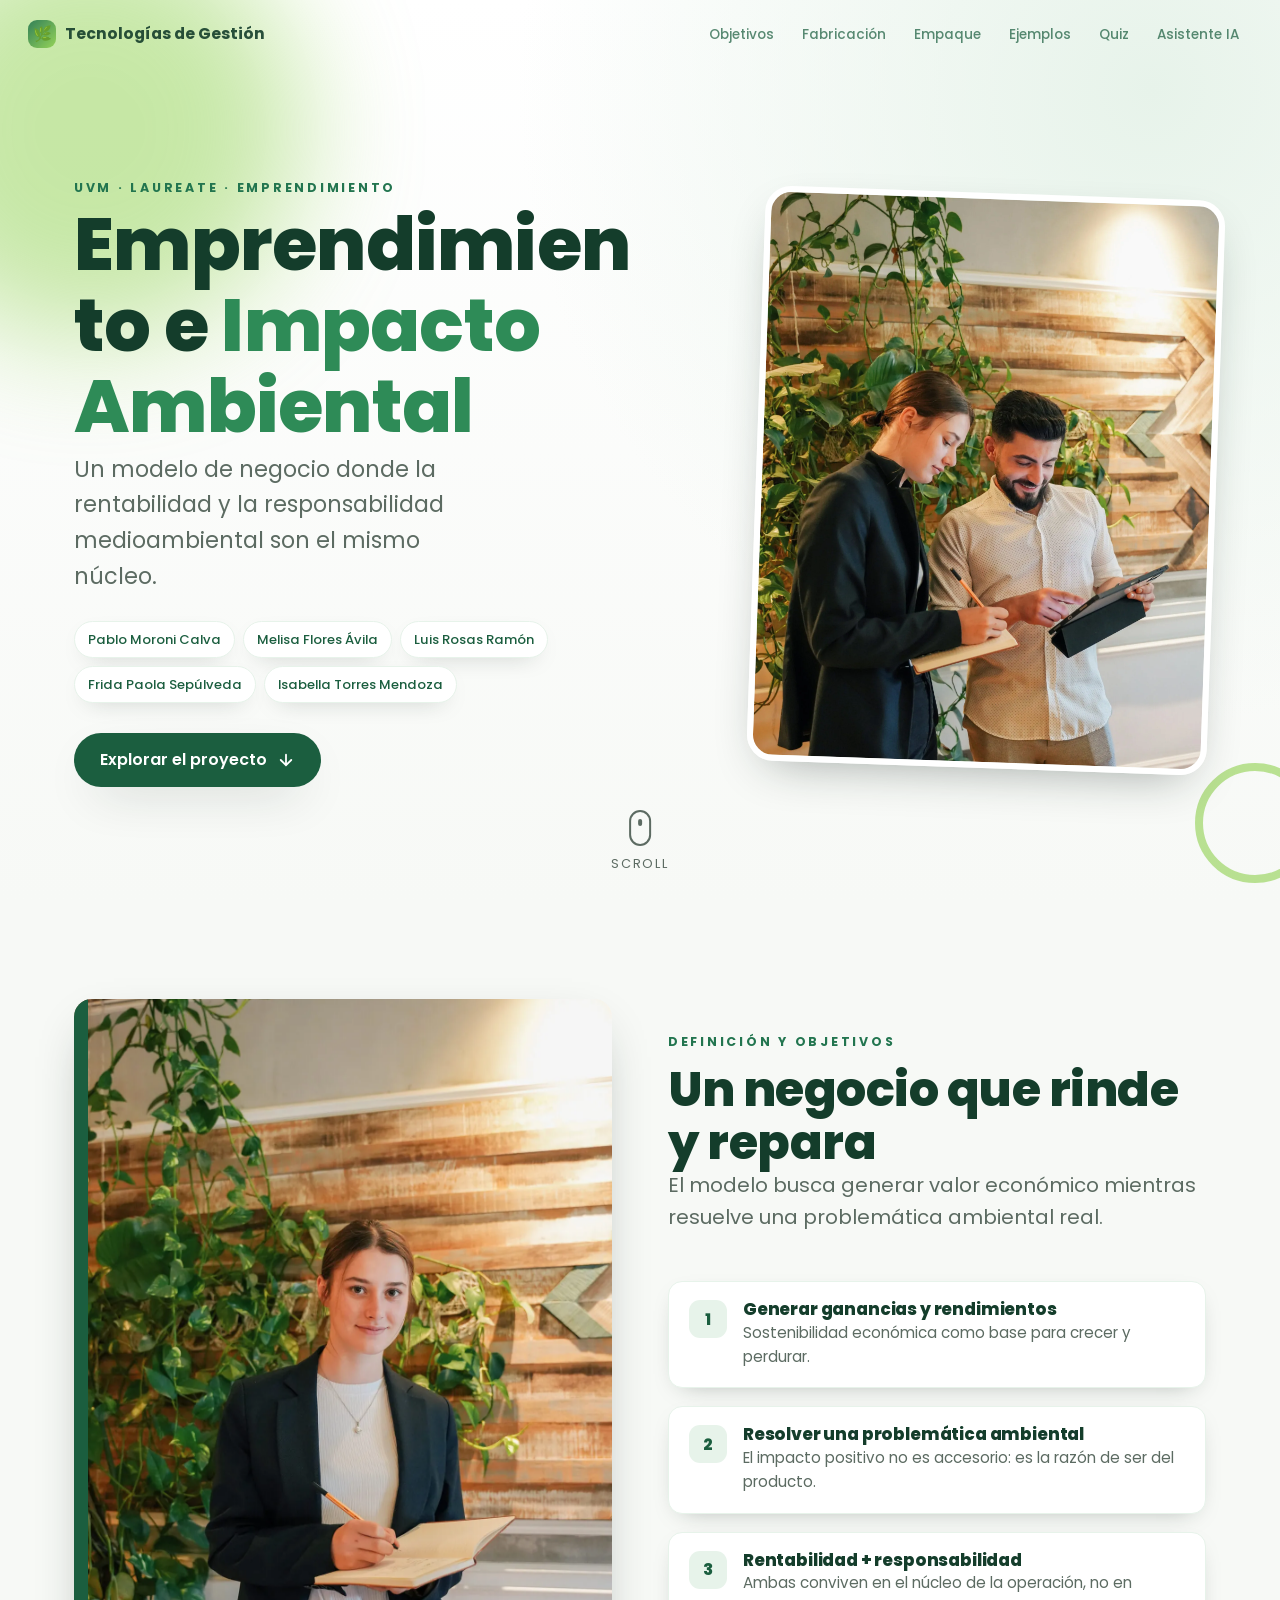
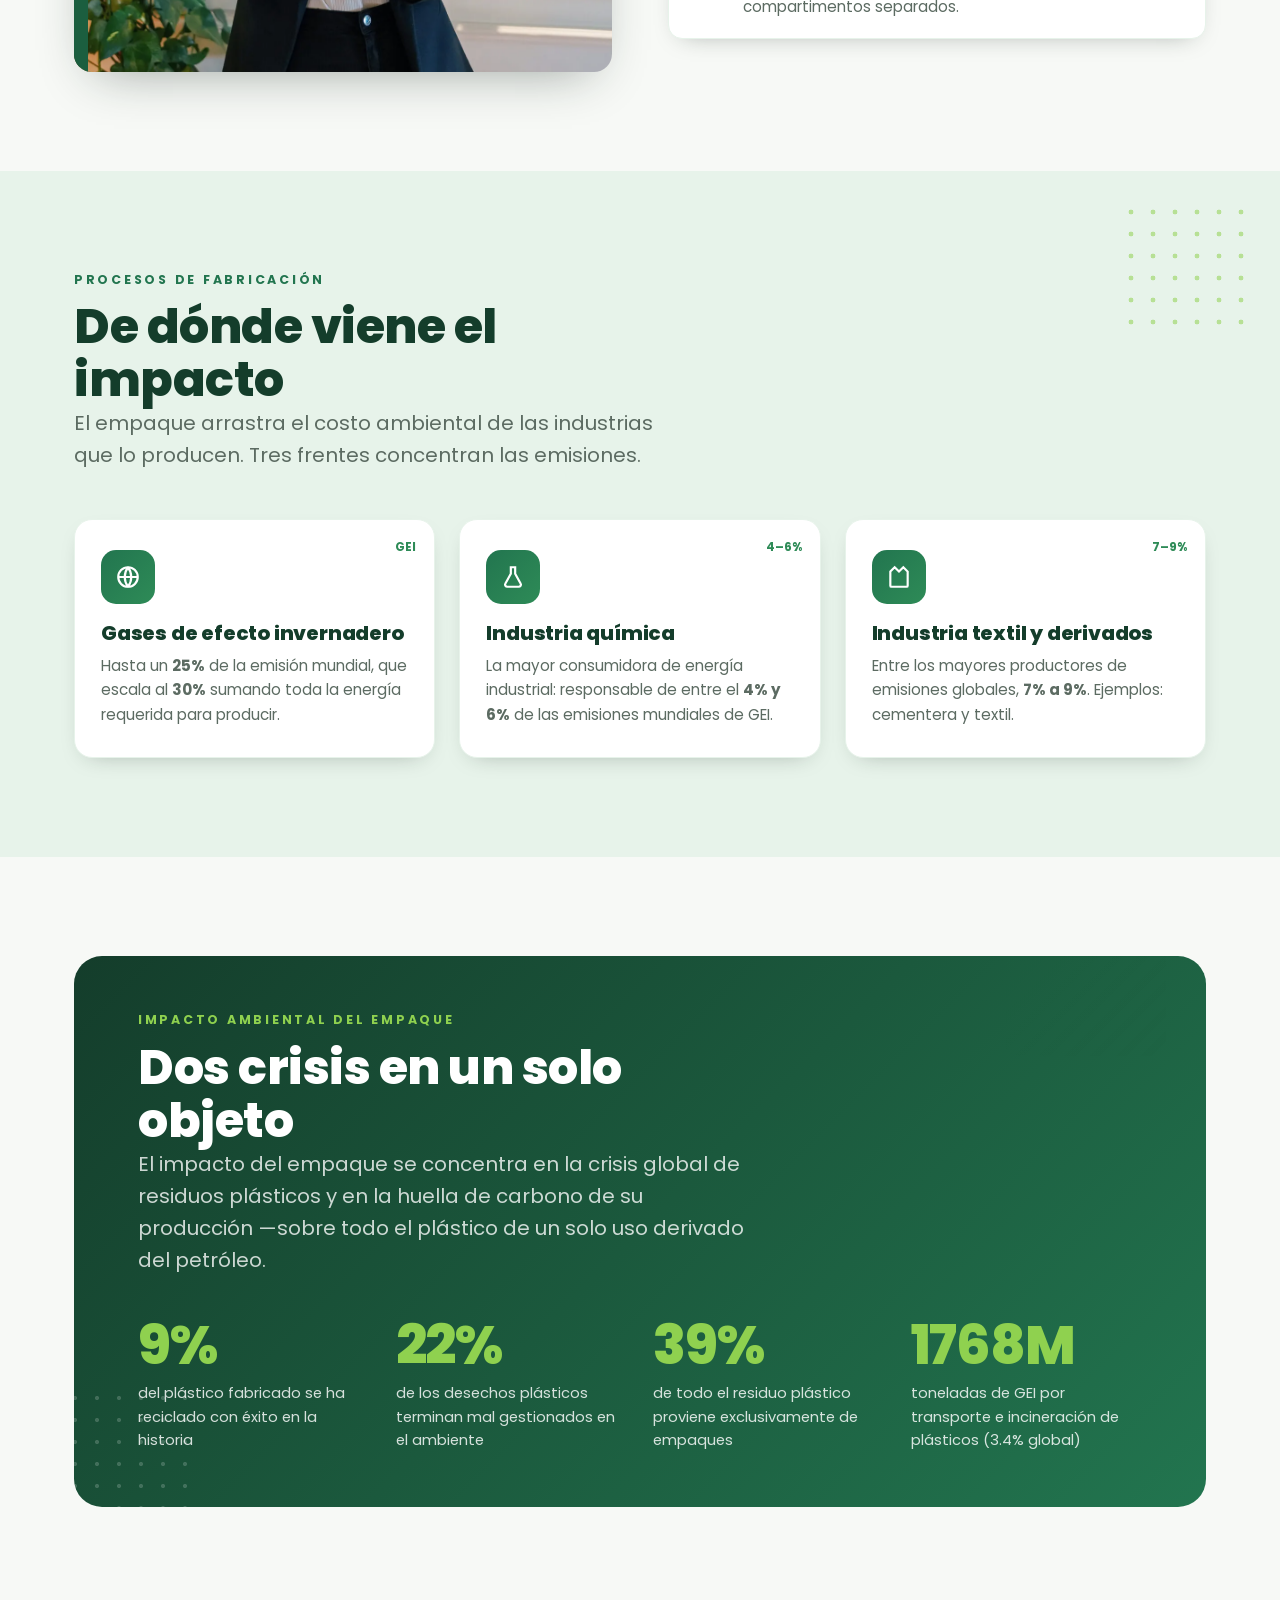
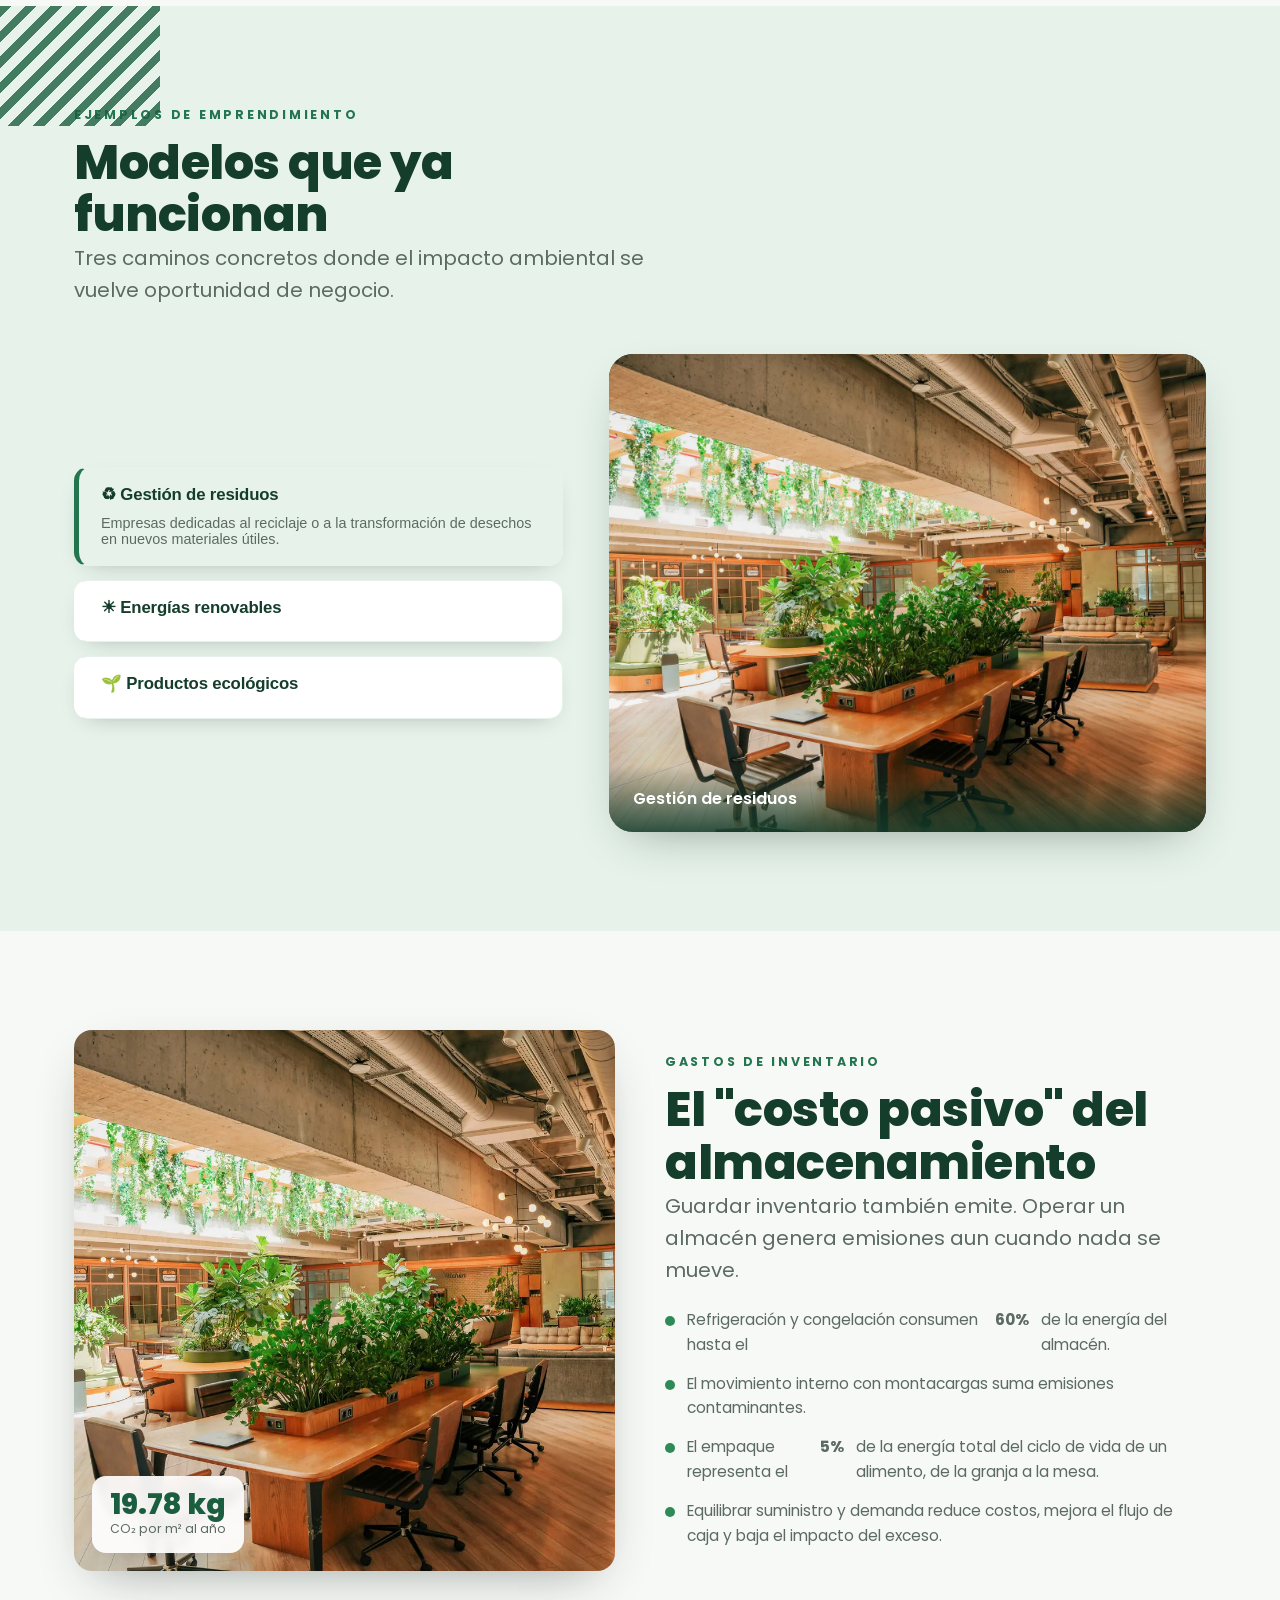
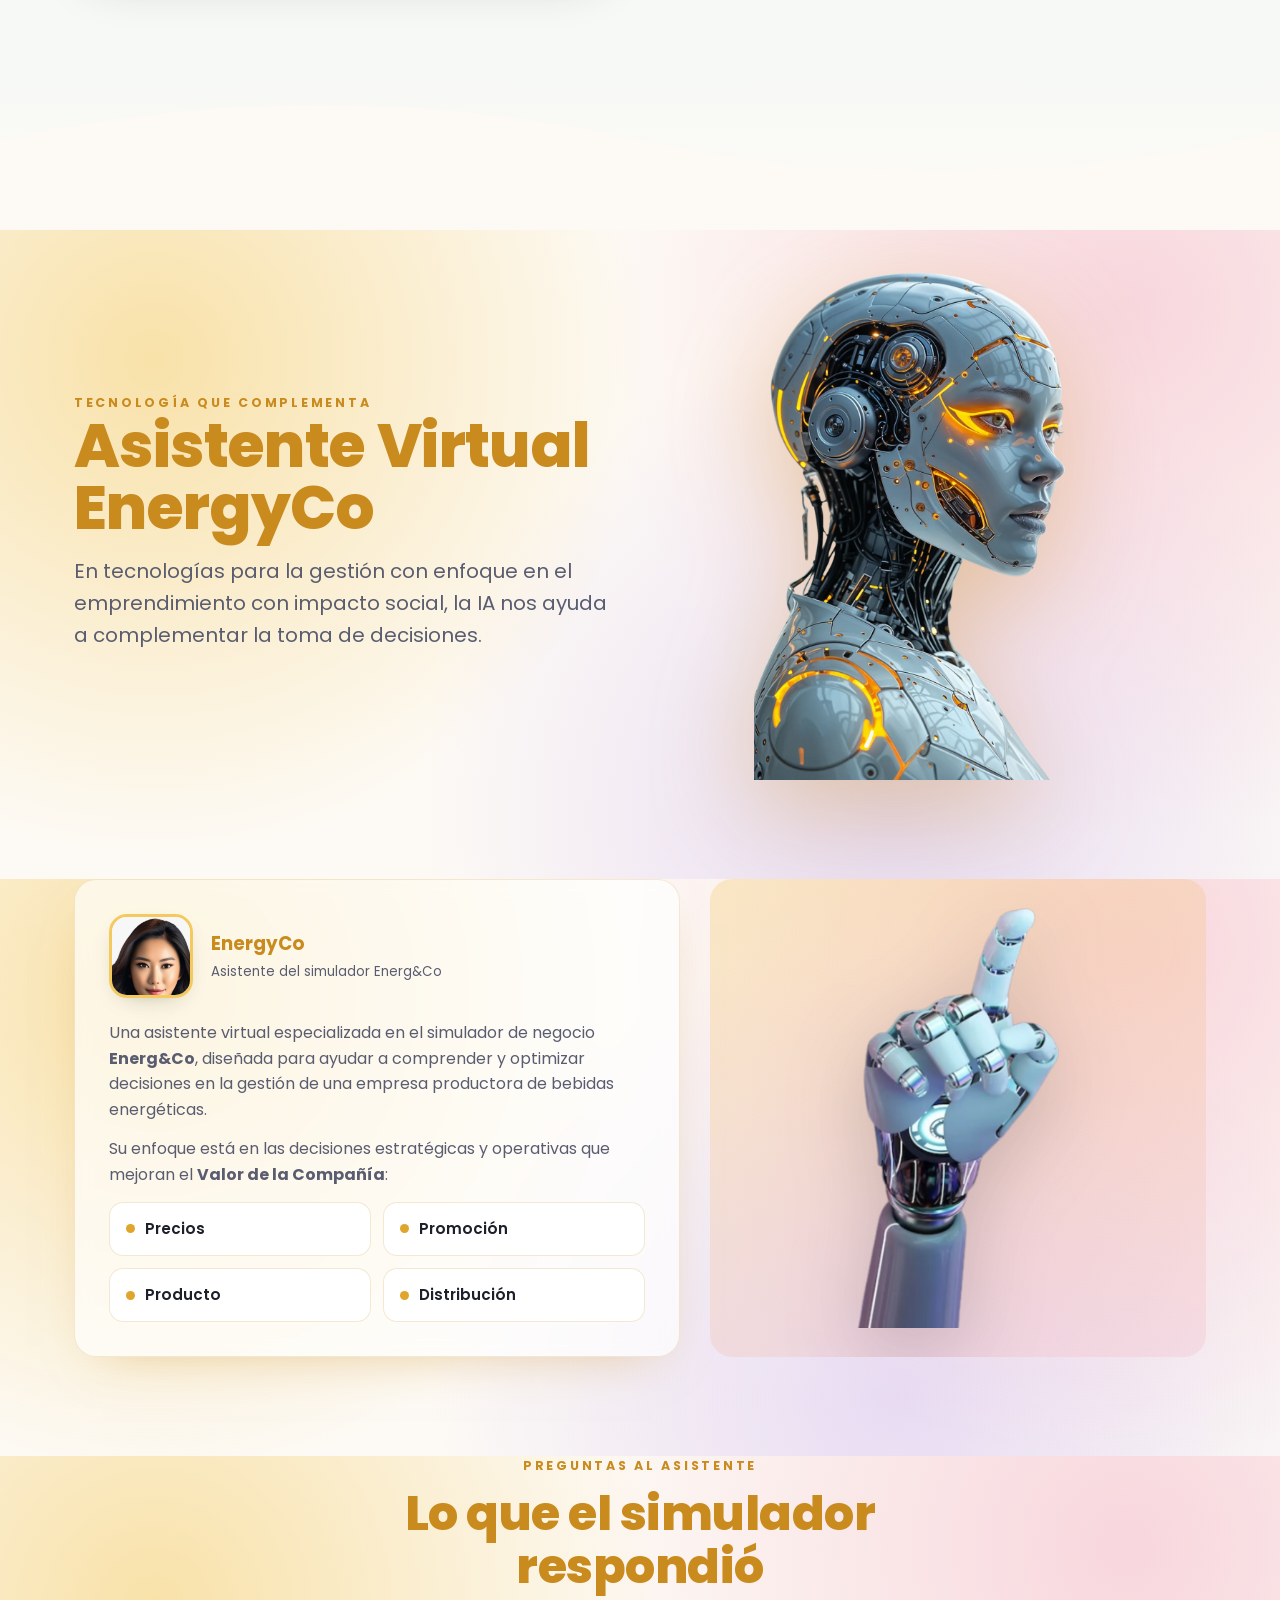
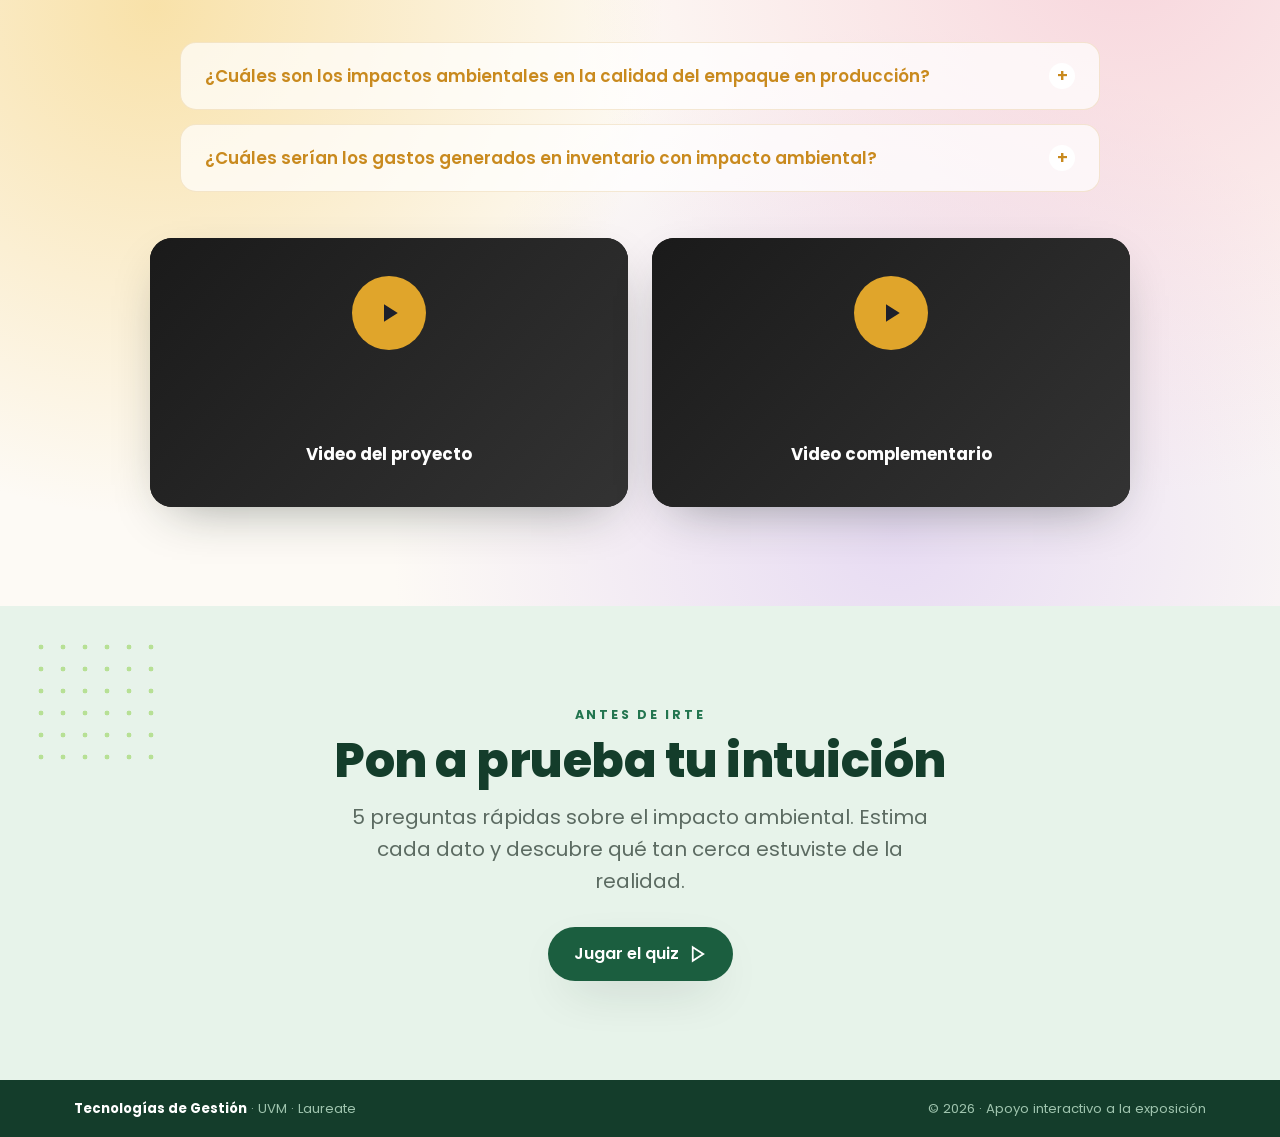
<file: index.html>
<!DOCTYPE html>
<html lang="es">
<head>
<meta charset="UTF-8">
<meta name="viewport" content="width=device-width, initial-scale=1.0">
<title>Emprendimiento e Impacto Ambiental — Tecnologías de Gestión</title>
<meta name="description" content="Proyecto de Tecnologías de Gestión: emprendimiento con impacto ambiental y el asistente virtual EnergyCo.">
<link rel="icon" type="image/svg+xml" href="assets/favicon.svg">
<link rel="stylesheet" href="assets/styles.css">
</head>
<body>
<div id="progress"></div>

<nav>
  <a class="brand" href="#inicio"><span class="leaf">&#127807;</span> Tecnologías de Gestión</a>
  <ul>
    <li><a href="#objetivos">Objetivos</a></li>
    <li><a href="#fabricacion">Fabricación</a></li>
    <li><a href="#empaque">Empaque</a></li>
    <li><a href="#ejemplos">Ejemplos</a></li>
    <li><a href="quiz.html">Quiz</a></li>
    <li><a href="#asistente">Asistente IA</a></li>
  </ul>
</nav>

<!-- ============ HERO ============ -->
<header class="hero" id="inicio">
  <div class="blob" style="width:420px;height:420px;background:var(--green-300);top:-80px;left:-120px"></div>
  <div class="hero-text">
    <span class="eyebrow">UVM · Laureate · Emprendimiento</span>
    <h1>Emprendimiento e <span class="accent">Impacto Ambiental</span></h1>
    <p class="sub">Un modelo de negocio donde la rentabilidad y la responsabilidad medioambiental son el mismo núcleo.</p>
    <div class="team-chips">
      <span>Pablo Moroni Calva</span>
      <span>Melisa Flores Ávila</span>
      <span>Luis Rosas Ramón</span>
      <span>Frida Paola Sepúlveda</span>
      <span>Isabella Torres Mendoza</span>
    </div>
    <a class="cta" href="#objetivos">Explorar el proyecto
      <svg width="18" height="18" viewBox="0 0 24 24" fill="none" stroke="currentColor" stroke-width="2.4" stroke-linecap="round"><path d="M12 5v14M5 12l7 7 7-7"/></svg>
    </a>
  </div>
  <div class="hero-media">
    <div class="frame"><img src="assets/img/team.webp" alt="Equipo emprendedor revisando un proyecto"></div>
    <span class="ring"></span>
  </div>
  <div class="scroll-hint"><span class="mouse"></span>scroll</div>
</header>

<!-- ============ OBJETIVOS ============ -->
<section class="sec" id="objetivos">
  <div class="wrap split">
    <div class="media reveal"><img src="assets/img/woman.webp" alt="Emprendedora tomando notas"></div>
    <div>
      <div class="sec-head reveal">
        <span class="eyebrow">Definición y objetivos</span>
        <h2>Un negocio que rinde y repara</h2>
        <p class="lead">El modelo busca generar valor económico mientras resuelve una problemática ambiental real.</p>
      </div>
      <ul class="goals">
        <li class="reveal d1"><span class="num">1</span><div><h3>Generar ganancias y rendimientos</h3><p>Sostenibilidad económica como base para crecer y perdurar.</p></div></li>
        <li class="reveal d2"><span class="num">2</span><div><h3>Resolver una problemática ambiental</h3><p>El impacto positivo no es accesorio: es la razón de ser del producto.</p></div></li>
        <li class="reveal d3"><span class="num">3</span><div><h3>Rentabilidad + responsabilidad</h3><p>Ambas conviven en el núcleo de la operación, no en compartimentos separados.</p></div></li>
      </ul>
    </div>
  </div>
</section>

<!-- ============ FABRICACIÓN (pillars) ============ -->
<section class="sec" id="fabricacion" style="background:var(--green-100)">
  <span class="dotgrid" style="top:30px;right:30px"></span>
  <div class="wrap">
    <div class="sec-head reveal">
      <span class="eyebrow">Procesos de fabricación</span>
      <h2>De dónde viene el impacto</h2>
      <p class="lead">El empaque arrastra el costo ambiental de las industrias que lo producen. Tres frentes concentran las emisiones.</p>
    </div>
    <div class="pillars">
      <div class="pillar reveal d1">
        <span class="tag">GEI</span>
        <div class="ic"><svg width="26" height="26" viewBox="0 0 24 24" fill="none" stroke="currentColor" stroke-width="2"><circle cx="12" cy="12" r="9"/><path d="M3 12h18M12 3a15 15 0 0 1 0 18M12 3a15 15 0 0 0 0 18"/></svg></div>
        <h3>Gases de efecto invernadero</h3>
        <p>Hasta un <b>25%</b> de la emisión mundial, que escala al <b>30%</b> sumando toda la energía requerida para producir.</p>
      </div>
      <div class="pillar reveal d2">
        <span class="tag">4–6%</span>
        <div class="ic"><svg width="26" height="26" viewBox="0 0 24 24" fill="none" stroke="currentColor" stroke-width="2"><path d="M9 3h6M10 3v6l-5 9a2 2 0 0 0 2 3h10a2 2 0 0 0 2-3l-5-9V3"/></svg></div>
        <h3>Industria química</h3>
        <p>La mayor consumidora de energía industrial: responsable de entre el <b>4% y 6%</b> de las emisiones mundiales de GEI.</p>
      </div>
      <div class="pillar reveal d3">
        <span class="tag">7–9%</span>
        <div class="ic"><svg width="26" height="26" viewBox="0 0 24 24" fill="none" stroke="currentColor" stroke-width="2"><path d="M4 7l4-4 4 4 4-4 4 4v13a1 1 0 0 1-1 1H5a1 1 0 0 1-1-1z"/></svg></div>
        <h3>Industria textil y derivados</h3>
        <p>Entre los mayores productores de emisiones globales, <b>7% a 9%</b>. Ejemplos: cementera y textil.</p>
      </div>
    </div>
  </div>
</section>

<!-- ============ EMPAQUE (stat band) ============ -->
<section class="sec" id="empaque">
  <div class="wrap">
    <div class="statband reveal">
      <span class="stripes"></span><span class="dotgrid"></span>
      <div class="sec-head" style="margin-bottom:0;max-width:62ch">
        <span class="eyebrow" style="color:var(--green-300)">Impacto ambiental del empaque</span>
        <h2>Dos crisis en un solo objeto</h2>
        <p class="lead">El impacto del empaque se concentra en la crisis global de residuos plásticos y en la huella de carbono de su producción —sobre todo el plástico de un solo uso derivado del petróleo.</p>
      </div>
      <div class="stat-grid">
        <div class="stat"><div class="big" data-count="9" data-suffix="%">0%</div><div class="lbl">del plástico fabricado se ha reciclado con éxito en la historia</div></div>
        <div class="stat"><div class="big" data-count="22" data-suffix="%">0%</div><div class="lbl">de los desechos plásticos terminan mal gestionados en el ambiente</div></div>
        <div class="stat"><div class="big" data-count="40" data-suffix="%">0%</div><div class="lbl">de todo el residuo plástico proviene exclusivamente de empaques</div></div>
        <div class="stat"><div class="big" data-count="1800" data-suffix="M">0</div><div class="lbl">toneladas de GEI por transporte e incineración de plásticos (3.4% global)</div></div>
      </div>
    </div>
  </div>
</section>

<!-- ============ EJEMPLOS (tabs) ============ -->
<section class="sec" id="ejemplos" style="background:var(--green-100)">
  <span class="stripes" style="top:0;left:0"></span>
  <div class="wrap">
    <div class="sec-head reveal">
      <span class="eyebrow">Ejemplos de emprendimiento</span>
      <h2>Modelos que ya funcionan</h2>
      <p class="lead">Tres caminos concretos donde el impacto ambiental se vuelve oportunidad de negocio.</p>
    </div>
    <div class="examples">
      <div class="ex-tabs reveal">
        <button class="ex-tab active" data-img="0">
          <h3>&#9851; Gestión de residuos</h3>
          <p>Empresas dedicadas al reciclaje o a la transformación de desechos en nuevos materiales útiles.</p>
        </button>
        <button class="ex-tab" data-img="1">
          <h3>&#9728; Energías renovables</h3>
          <p>Proyectos enfocados en energía solar, eólica y en el desarrollo de tecnologías limpias.</p>
        </button>
        <button class="ex-tab" data-img="2">
          <h3>&#127793; Productos ecológicos</h3>
          <p>Artículos con envases biodegradables, textiles orgánicos o cosmética natural.</p>
        </button>
      </div>
      <div class="ex-visual reveal d1">
        <img src="assets/img/office.webp" class="show" data-i="0" alt="Reciclaje y gestión de residuos">
        <img src="assets/img/lounge.webp" data-i="1" alt="Energías renovables">
        <img src="assets/img/woman.webp" data-i="2" alt="Productos ecológicos">
        <div class="cap" data-cap>Gestión de residuos</div>
      </div>
    </div>
  </div>
</section>

<!-- ============ COSTO PASIVO ============ -->
<section class="sec" id="almacen">
  <div class="wrap feature">
    <div class="media reveal">
      <img src="assets/img/warehouse.webp" alt="Interior de almacén">
      <div class="badge"><div class="big">19.78 kg</div><div class="lbl">CO&#8322; por m&#178; al año</div></div>
    </div>
    <div>
      <div class="sec-head reveal" style="margin-bottom:18px">
        <span class="eyebrow">Gastos de inventario</span>
        <h2>El "costo pasivo" del almacenamiento</h2>
        <p class="lead">Guardar inventario también emite. Operar un almacén genera emisiones aun cuando nada se mueve.</p>
      </div>
      <ul class="reveal d1">
        <li>Refrigeración y congelación consumen hasta el <b>60%</b> de la energía del almacén.</li>
        <li>El movimiento interno con montacargas suma emisiones contaminantes.</li>
        <li>El empaque representa el <b>5%</b> de la energía total del ciclo de vida de un alimento, de la granja a la mesa.</li>
        <li>Equilibrar suministro y demanda reduce costos, mejora el flujo de caja y baja el impacto del exceso.</li>
      </ul>
    </div>
  </div>
</section>

<!-- ============ AI DIVIDER ============ -->
<div class="ai-divider" aria-hidden="true">
  <svg viewBox="0 0 1440 160" preserveAspectRatio="none"><path d="M0,160 L0,70 Q360,0 720,70 T1440,60 L1440,160 Z" fill="var(--ai-paper)"/></svg>
</div>

<!-- ============ ASISTENTE IA ============ -->
<section class="sec ai" id="asistente" style="padding-top:10px">
  <div class="wrap">
    <div class="ai-hero">
      <div class="reveal">
        <span class="eyebrow">Tecnología que complementa</span>
        <h2>Asistente Virtual EnergyCo</h2>
        <p class="lead" style="margin-top:16px">En tecnologías para la gestión con enfoque en el emprendimiento con impacto social, la IA nos ayuda a complementar la toma de decisiones.</p>
      </div>
      <div class="robot reveal d1">
        <span class="glow"></span>
        <img src="assets/img/robot.webp" alt="Asistente virtual robótico">
      </div>
    </div>
  </div>
</section>

<!-- ============ AI CARDS ============ -->
<section class="sec ai" id="que-hace" style="padding-top:0">
  <div class="wrap">
    <div class="ai-cards">
      <div class="ai-card reveal">
        <div class="avatar">
          <img src="assets/img/avatar.webp" alt="Avatar de la asistente">
          <div><b>EnergyCo</b><small>Asistente del simulador Energ&amp;Co</small></div>
        </div>
        <p>Una asistente virtual especializada en el simulador de negocio <b>Energ&amp;Co</b>, diseñada para ayudar a comprender y optimizar decisiones en la gestión de una empresa productora de bebidas energéticas.</p>
        <p>Su enfoque está en las decisiones estratégicas y operativas que mejoran el <b>Valor de la Compañía</b>:</p>
        <div class="levers">
          <div class="lever"><span class="d"></span>Precios</div>
          <div class="lever"><span class="d"></span>Promoción</div>
          <div class="lever"><span class="d"></span>Producto</div>
          <div class="lever"><span class="d"></span>Distribución</div>
        </div>
      </div>
      <div class="ai-side reveal d1">
        <img src="assets/img/hand.webp" alt="Mano robótica señalando">
      </div>
    </div>
  </div>
</section>

<!-- ============ QA ============ -->
<section class="sec ai" id="preguntas" style="padding-top:0">
  <div class="wrap">
    <div class="sec-head reveal" style="text-align:center;margin-inline:auto">
      <span class="eyebrow">Preguntas al asistente</span>
      <h2>Lo que el simulador respondió</h2>
    </div>
    <div class="qa">
      <div class="qitem reveal">
        <button>¿Cuáles son los impactos ambientales en la calidad del empaque en producción?<span class="chev">+</span></button>
        <div class="ans"><p>Dentro del simulador Energ&amp;Co el enfoque está en la gestión empresarial, y no se detallan en profundidad los impactos ambientales de cada decisión. Pero en un contexto real, la calidad del empaque influye en la percepción de la marca, los costos de producción y la aceptación del cliente. Las decisiones se centran en asignación de recursos, desarrollo de productos, fijación de precios, distribución y promoción.</p></div>
      </div>
      <div class="qitem reveal d1">
        <button>¿Cuáles serían los gastos generados en inventario con impacto ambiental?<span class="chev">+</span></button>
        <div class="ans"><p>Administrar eficientemente el inventario es crucial para optimizar costos y evitar pérdidas. Las decisiones buscan mantener un equilibrio entre suministro y demanda para minimizar costos de almacenamiento y evitar pérdidas por productos no vendidos. Mejorar esa eficiencia reduce costos generales, mejora el flujo de caja y disminuye el impacto ambiental asociado al exceso de producción y almacenamiento.</p></div>
      </div>
    </div>

    <div class="videos">
      <div class="video-wrap reveal" data-video="https://www.youtube-nocookie.com/embed/GoXQOpEyODs">
        <div class="vplay">
          <div class="pbtn"><svg width="30" height="30" viewBox="0 0 24 24" fill="#1d1f2b"><path d="M8 5v14l11-7z"/></svg></div>
          <b>Video del proyecto</b>
        </div>
      </div>
      <div class="video-wrap reveal d1" data-video="https://www.youtube-nocookie.com/embed/GgIWqadiBsk">
        <div class="vplay">
          <div class="pbtn"><svg width="30" height="30" viewBox="0 0 24 24" fill="#1d1f2b"><path d="M8 5v14l11-7z"/></svg></div>
          <b>Video complementario</b>
        </div>
      </div>
    </div>
  </div>
</section>

<!-- ============ QUIZ CTA ============ -->
<section class="sec quiz-cta" id="quiz">
  <span class="dotgrid" style="top:30px;left:30px"></span>
  <div class="wrap reveal" style="text-align:center;position:relative;z-index:2">
    <span class="eyebrow">Antes de irte</span>
    <h2>Pon a prueba tu intuición</h2>
    <p class="lead" style="margin:14px auto 30px;max-width:50ch">5 preguntas rápidas sobre el impacto ambiental. Estima cada dato y descubre qué tan cerca estuviste de la realidad.</p>
    <a class="cta" href="quiz.html">Jugar el quiz
      <svg width="18" height="18" viewBox="0 0 24 24" fill="none" stroke="currentColor" stroke-width="2.4" stroke-linecap="round"><path d="M5 3l14 9-14 9z"/></svg>
    </a>
  </div>
</section>

<!-- ============ FOOTER ============ -->
<footer>
  <div class="wrap foot-min">
    <span><b>Tecnologías de Gestión</b> · UVM · Laureate</span>
    <span>© 2026 · Apoyo interactivo a la exposición</span>
  </div>
</footer>

<button id="top" aria-label="Volver arriba">
  <svg width="20" height="20" viewBox="0 0 24 24" fill="none" stroke="currentColor" stroke-width="2.6" stroke-linecap="round"><path d="M12 19V5M5 12l7-7 7 7"/></svg>
</button>

<script>
/* progress bar */
const prog=document.getElementById('progress'),topBtn=document.getElementById('top'),navEl=document.querySelector('nav');
addEventListener('scroll',()=>{
  const h=document.documentElement,sc=h.scrollTop/(h.scrollHeight-h.clientHeight);
  prog.style.width=(sc*100)+'%';
  topBtn.classList.toggle('show',h.scrollTop>600);
  navEl.classList.toggle('scrolled',h.scrollTop>40);
},{passive:true});
topBtn.onclick=()=>scrollTo({top:0,behavior:'smooth'});

/* reveal on scroll */
const io=new IntersectionObserver((es)=>{
  es.forEach(e=>{if(e.isIntersecting){e.target.classList.add('in');io.unobserve(e.target);}});
},{threshold:.18});
document.querySelectorAll('.reveal').forEach(el=>io.observe(el));

/* count up */
function countUp(el){
  const target=+el.dataset.count, suf=el.dataset.suffix||'', dur=1400, t0=performance.now();
  const fmt=n=> target>=1000 ? Math.round(n).toLocaleString('es') : Math.round(n);
  function step(t){
    const p=Math.min((t-t0)/dur,1), e=1-Math.pow(1-p,3);
    el.textContent=fmt(target*e)+suf;
    if(p<1)requestAnimationFrame(step);
  }
  requestAnimationFrame(step);
}
const cio=new IntersectionObserver((es)=>{
  es.forEach(e=>{if(e.isIntersecting){countUp(e.target);cio.unobserve(e.target);}});
},{threshold:.6});
document.querySelectorAll('[data-count]').forEach(el=>cio.observe(el));

/* AI mode theme switch */
const aiSec=document.getElementById('asistente');
const aio=new IntersectionObserver((es)=>{
  es.forEach(e=>document.body.classList.toggle('ai-mode',e.isIntersecting||window.scrollY>aiSec.offsetTop-200));
},{threshold:.05,rootMargin:'-30% 0px -60% 0px'});
aio.observe(aiSec);
addEventListener('scroll',()=>{
  document.body.classList.toggle('ai-mode',window.scrollY>aiSec.offsetTop-300);
},{passive:true});

/* examples tabs */
const tabs=document.querySelectorAll('.ex-tab'),imgs=document.querySelectorAll('.ex-visual img'),cap=document.querySelector('[data-cap]');
const caps=['Gestión de residuos','Energías renovables','Productos ecológicos'];
tabs.forEach(tab=>tab.addEventListener('click',()=>{
  tabs.forEach(t=>t.classList.remove('active'));tab.classList.add('active');
  const i=+tab.dataset.img;
  imgs.forEach(im=>im.classList.toggle('show',+im.dataset.i===i));
  cap.textContent=caps[i];
}));

/* QA accordion */
document.querySelectorAll('.qitem button').forEach(b=>b.addEventListener('click',()=>{
  const it=b.parentElement,ans=it.querySelector('.ans');
  const open=it.classList.toggle('open');
  ans.style.maxHeight=open?ans.scrollHeight+'px':0;
}));

/* lazy videos */
document.querySelectorAll('.video-wrap').forEach(vw=>{
  vw.addEventListener('click',()=>{
    vw.innerHTML='<iframe src="'+vw.dataset.video+'?autoplay=1&rel=0" title="Video del proyecto" allow="autoplay; encrypted-media; picture-in-picture" allowfullscreen></iframe>';
  },{once:true});
});
</script>
</body>
</html>
</file>
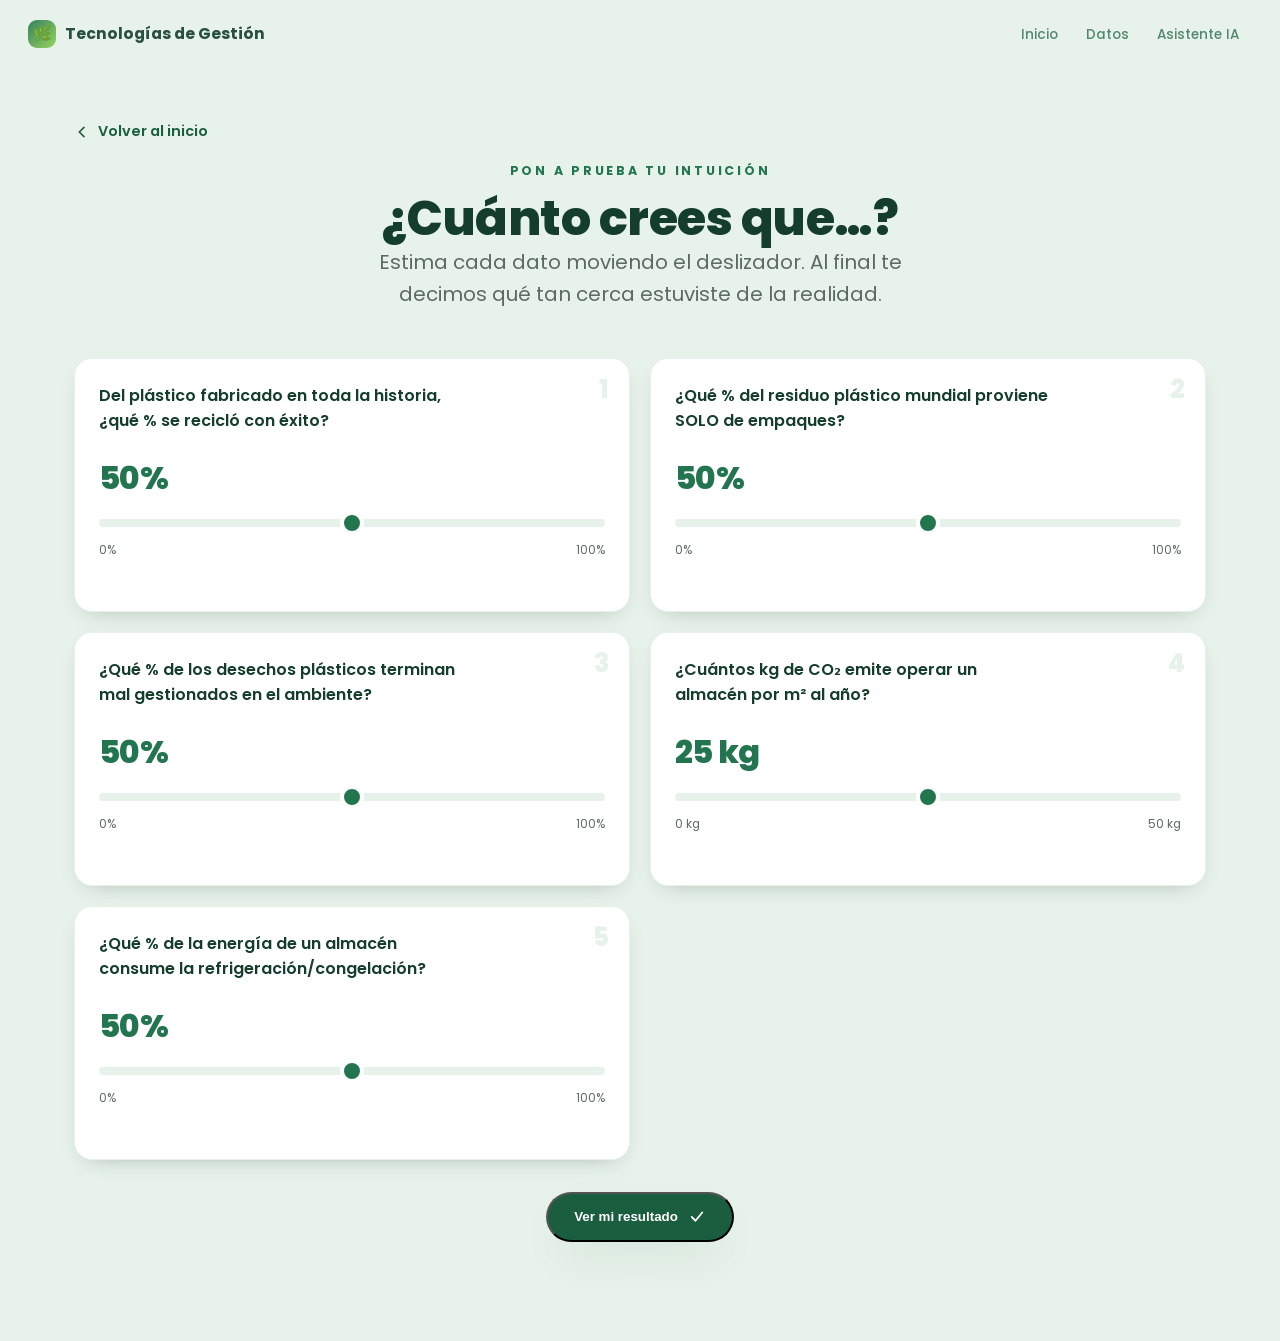
<file: quiz.html>
<!DOCTYPE html>
<html lang="es">
<head>
<meta charset="UTF-8">
<meta name="viewport" content="width=device-width, initial-scale=1.0">
<title>Quiz · ¿Cuánto crees que…? — Tecnologías de Gestión</title>
<meta name="description" content="Pon a prueba tu intuición sobre el impacto ambiental: estima cada dato y descubre tu puntaje.">
<link rel="icon" type="image/svg+xml" href="assets/favicon.svg">
<link rel="stylesheet" href="assets/styles.css">
</head>
<body>
<div id="progress"></div>

<nav>
  <a class="brand" href="index.html"><span class="leaf">&#127807;</span> Tecnologías de Gestión</a>
  <ul>
    <li><a href="index.html#inicio">Inicio</a></li>
    <li><a href="index.html#empaque">Datos</a></li>
    <li><a href="index.html#asistente">Asistente IA</a></li>
  </ul>
</nav>

<!-- ============ QUIZ ============ -->
<section class="sec quiz quiz-page" id="quiz" style="background:var(--green-100)">
  <div class="wrap">
    <a class="back-link reveal" href="index.html" style="margin-bottom:18px">
      <svg width="16" height="16" viewBox="0 0 24 24" fill="none" stroke="currentColor" stroke-width="2.4" stroke-linecap="round"><path d="M15 19l-7-7 7-7"/></svg>
      Volver al inicio
    </a>
    <div class="sec-head reveal" style="text-align:center;margin-inline:auto">
      <span class="eyebrow">Pon a prueba tu intuición</span>
      <h2>¿Cuánto crees que…?</h2>
      <p class="lead">Estima cada dato moviendo el deslizador. Al final te decimos qué tan cerca estuviste de la realidad.</p>
    </div>
    <div class="quiz-grid reveal" id="quizGrid"></div>
    <div class="quiz-actions">
      <button id="quizReveal" class="cta">Ver mi resultado
        <svg width="18" height="18" viewBox="0 0 24 24" fill="none" stroke="currentColor" stroke-width="2.4" stroke-linecap="round"><path d="M5 12l5 5 9-11"/></svg>
      </button>
      <button id="quizReset" class="quiz-reset" hidden>&#8635; Reintentar</button>
    </div>
    <div class="quiz-result" id="quizResult" hidden>
      <div class="score-ring" id="scoreRing"><div class="score-inner"><span id="scoreNum">0</span><small id="scoreMax">/500</small></div></div>
      <div class="score-meta">
        <b id="scoreRank"></b>
        <p id="scorePct"></p>
        <a class="cta ghost" href="index.html#asistente" style="margin-top:16px">Seguir al Asistente IA
          <svg width="18" height="18" viewBox="0 0 24 24" fill="none" stroke="currentColor" stroke-width="2.4" stroke-linecap="round"><path d="M5 12h14M13 6l6 6-6 6"/></svg>
        </a>
      </div>
    </div>
  </div>
</section>

<button id="top" aria-label="Volver arriba">
  <svg width="20" height="20" viewBox="0 0 24 24" fill="none" stroke="currentColor" stroke-width="2.6" stroke-linecap="round"><path d="M12 19V5M5 12l7-7 7 7"/></svg>
</button>

<script>
/* progress + nav + top */
const prog=document.getElementById('progress'),topBtn=document.getElementById('top'),navEl=document.querySelector('nav');
addEventListener('scroll',()=>{
  const h=document.documentElement,sc=h.scrollTop/(h.scrollHeight-h.clientHeight||1);
  prog.style.width=(sc*100)+'%';
  topBtn.classList.toggle('show',h.scrollTop>600);
  navEl.classList.toggle('scrolled',h.scrollTop>40);
},{passive:true});
topBtn.onclick=()=>scrollTo({top:0,behavior:'smooth'});

/* reveal */
const io=new IntersectionObserver((es)=>{es.forEach(e=>{if(e.isIntersecting){e.target.classList.add('in');io.unobserve(e.target);}});},{threshold:.18});
document.querySelectorAll('.reveal').forEach(el=>io.observe(el));

/* ===== QUIZ ===== */
const QUIZ=[
  {q:"Del plástico fabricado en toda la historia, ¿qué % se recicló con éxito?",min:0,max:100,step:1,real:9,unit:"%"},
  {q:"¿Qué % del residuo plástico mundial proviene SOLO de empaques?",min:0,max:100,step:1,real:40,unit:"%"},
  {q:"¿Qué % de los desechos plásticos terminan mal gestionados en el ambiente?",min:0,max:100,step:1,real:22,unit:"%"},
  {q:"¿Cuántos kg de CO₂ emite operar un almacén por m² al año?",min:0,max:50,step:0.5,real:19.78,unit:" kg"},
  {q:"¿Qué % de la energía de un almacén consume la refrigeración/congelación?",min:0,max:100,step:1,real:60,unit:"%"}
];
const grid=document.getElementById('quizGrid');
const fmt=(n,u)=> (Math.round(n*100)/100).toLocaleString('es')+u;
QUIZ.forEach((it,i)=>{
  const start=Math.round((it.min+it.max)/2);
  const c=document.createElement('div');c.className='qcard';
  c.innerHTML=`<span class="qnum">${i+1}</span>
    <p class="qtext">${it.q}</p>
    <output class="qval">${fmt(start,it.unit)}</output>
    <input type="range" min="${it.min}" max="${it.max}" step="${it.step}" value="${start}">
    <div class="qrange"><span>${it.min}${it.unit}</span><span>${it.max}${it.unit}</span></div>
    <div class="qreveal"><div class="qtrack"></div><p class="qres"></p></div>`;
  grid.appendChild(c);
  const range=c.querySelector('input'),val=c.querySelector('.qval');
  range.addEventListener('input',()=>val.textContent=fmt(+range.value,it.unit));
  it._el={card:c,range,val,qrange:c.querySelector('.qrange'),reveal:c.querySelector('.qreveal'),track:c.querySelector('.qtrack'),res:c.querySelector('.qres')};
});

const btnReveal=document.getElementById('quizReveal'),btnReset=document.getElementById('quizReset'),
  resultBox=document.getElementById('quizResult'),scoreNum=document.getElementById('scoreNum'),
  scoreMax=document.getElementById('scoreMax'),scoreRank=document.getElementById('scoreRank'),
  scorePct=document.getElementById('scorePct'),scoreRing=document.getElementById('scoreRing');
const MAXPTS=QUIZ.length*100;
scoreMax.textContent='/'+MAXPTS;

function rank(p){
  if(p>=90)return["¡Experto ambiental! 🌍","Tu intuición sobre el impacto ambiental es muy precisa."];
  if(p>=70)return["Muy buena intuición 👏","Acertaste cerca en casi todo. Buen ojo para los datos."];
  if(p>=50)return["Vas bien encaminado 🌱","Captaste la tendencia general; algunos datos te sorprendieron."];
  if(p>=30)return["Sigue aprendiendo 📚","La realidad ambiental suele ser más dura de lo que parece."];
  return["La realidad sorprende 😮","Estos números casi nunca son intuitivos: por eso vale la pena mostrarlos."];
}

btnReveal.addEventListener('click',()=>{
  let total=0;
  QUIZ.forEach(it=>{
    const g=+it._el.range.value,err=Math.abs(g-it.real),range=it.max-it.min;
    const pts=Math.max(0,Math.round(100*(1-err/range)));total+=pts;
    it._el.card.classList.add('revealed');
    it._el.range.style.display='none';it._el.qrange.style.display='none';
    it._el.val.innerHTML=`<span class="real-tag">Valor real</span>${fmt(it.real,it.unit)}`;
    const pYou=((g-it.min)/range)*100,pReal=((it.real-it.min)/range)*100;
    it._el.track.innerHTML=`<span class="mk mk-you" style="left:${pYou}%"><b>tú ${fmt(g,it.unit)}</b></span>`+
      `<span class="mk mk-real" style="left:${pReal}%"><b>real ${fmt(it.real,it.unit)}</b></span>`;
    it._el.res.innerHTML=`<span class="qpts">${pts}/100</span>Tu estimación: <b>${fmt(g,it.unit)}</b> · te desviaste ${fmt(err,it.unit)}.`;
    it._el.reveal.classList.add('show');
  });
  const pct=Math.round(total/MAXPTS*100),[r,desc]=rank(pct);
  resultBox.hidden=false;btnReset.hidden=false;btnReveal.hidden=true;
  scoreRank.textContent=r;scorePct.textContent=`${pct}% de acierto · ${desc}`;
  scoreRing.style.setProperty('--p',pct+'%');
  const t0=performance.now();
  (function step(t){const k=Math.min((t-t0)/1200,1);scoreNum.textContent=Math.round(total*(1-Math.pow(1-k,3)));if(k<1)requestAnimationFrame(step);})(t0);
  resultBox.scrollIntoView({behavior:'smooth',block:'center'});
});

btnReset.addEventListener('click',()=>{
  QUIZ.forEach(it=>{const s=Math.round((it.min+it.max)/2);it._el.card.classList.remove('revealed');it._el.range.style.display='';it._el.qrange.style.display='';it._el.range.value=s;it._el.val.textContent=fmt(s,it.unit);it._el.reveal.classList.remove('show');it._el.track.innerHTML='';it._el.res.innerHTML='';});
  resultBox.hidden=true;btnReset.hidden=true;btnReveal.hidden=false;scoreRing.style.setProperty('--p','0%');
  document.getElementById('quiz').scrollIntoView({behavior:'smooth',block:'start'});
});
</script>
</body>
</html>
</file>
<file: assets/styles.css>
@import url('https://fonts.googleapis.com/css2?family=Poppins:wght@300;400;500;600;700;800&display=swap');
/* ===================== TOKENS ===================== */
:root{
  --green-900:#143d2b; --green-800:#1b5e3f; --green-700:#22754f;
  --green-500:#2e8b57; --green-300:#8fd14f; --green-100:#e7f3ea;
  --ink:#14241c; --muted:#5c6b62; --paper:#f7f9f6; --white:#ffffff;
  --amber-600:#c98a1e; --amber-500:#e0a52b; --amber-300:#f4c95d;
  --pink-300:#f3b9c9; --violet-300:#cdb6f0;
  --ai-ink:#1d1f2b; --ai-muted:#5a5d70; --ai-paper:#fdfaf5;
  --maxw:1180px; --r:18px; --shadow:0 18px 50px -22px rgba(20,36,28,.45);
  --shadow-sm:0 8px 24px -14px rgba(20,36,28,.4);
  --ff:'Poppins',system-ui,-apple-system,Segoe UI,Roboto,Helvetica,Arial,sans-serif;
}

/* ===================== BASE ===================== */
*{box-sizing:border-box;margin:0;padding:0}
html{scroll-behavior:smooth;overflow-x:clip}
body{font-family:var(--ff);color:var(--ink);background:var(--paper);line-height:1.6;overflow-x:clip;-webkit-font-smoothing:antialiased}
img{max-width:100%;display:block}
[hidden]{display:none!important}
a{color:inherit;text-decoration:none}
.wrap{max-width:var(--maxw);margin:0 auto;padding:0 24px}
section{position:relative}
.eyebrow{font-size:.78rem;letter-spacing:.22em;text-transform:uppercase;font-weight:700;color:var(--green-700)}
h1,h2,h3{line-height:1.1;font-weight:800;letter-spacing:-.01em}
h2{font-size:clamp(1.9rem,4.5vw,3rem);color:var(--green-900)}
h3{font-size:1.25rem}
p.lead{font-size:clamp(1.05rem,2vw,1.25rem);color:var(--muted)}

/* ===================== DECOR ===================== */
.dotgrid{position:absolute;width:130px;height:130px;background-image:radial-gradient(var(--green-300) 2.4px,transparent 2.6px);background-size:22px 22px;opacity:.55;z-index:0;pointer-events:none}
.stripes{position:absolute;width:160px;height:120px;background:repeating-linear-gradient(135deg,var(--green-800) 0 8px,transparent 8px 18px);opacity:.8;z-index:0;pointer-events:none}
.blob{position:absolute;border-radius:50%;filter:blur(60px);opacity:.5;z-index:0;pointer-events:none}

/* ===================== PROGRESS + NAV ===================== */
#progress{position:fixed;top:0;left:0;height:4px;width:0;background:linear-gradient(90deg,var(--green-500),var(--green-300));z-index:120;transition:background .6s}
nav{position:fixed;top:0;left:0;right:0;z-index:110;display:flex;align-items:center;justify-content:space-between;
  padding:20px 28px;background:transparent;border-bottom:1px solid transparent;transition:padding .35s,background .35s,border-color .35s,box-shadow .35s}
nav.scrolled{padding:11px 28px;background:rgba(247,249,246,.66);backdrop-filter:blur(14px) saturate(1.15);border-bottom-color:rgba(20,36,28,.06);box-shadow:0 8px 30px -22px rgba(20,36,28,.55)}
nav .brand{display:flex;align-items:center;gap:9px;font-weight:700;color:var(--green-900);font-size:.98rem;opacity:.9;transition:opacity .3s}
nav.scrolled .brand{opacity:1}
nav .brand .leaf{width:28px;height:28px;border-radius:9px;background:linear-gradient(135deg,var(--green-700),var(--green-300));display:grid;place-items:center;color:#fff;font-size:.95rem}
nav ul{display:flex;gap:2px;list-style:none}
nav ul a{padding:8px 13px;border-radius:999px;font-size:.85rem;font-weight:500;color:var(--green-800);opacity:.72;transition:.2s}
nav ul a:hover{opacity:1;background:rgba(46,139,87,.1)}
body.ai-mode #progress{background:linear-gradient(90deg,var(--amber-500),var(--pink-300))}
body.ai-mode nav.scrolled{background:rgba(253,250,245,.68)}
body.ai-mode nav .brand{color:var(--amber-600)}
body.ai-mode nav .brand .leaf{background:linear-gradient(135deg,var(--amber-600),var(--amber-300))}
body.ai-mode nav ul a{color:var(--amber-600)}
body.ai-mode nav ul a:hover{background:rgba(224,165,43,.14)}
.navtoggle{display:none}
@media(max-width:820px){nav ul{display:none}}

/* ===================== HERO ===================== */
.hero{min-height:100vh;display:grid;grid-template-columns:1.05fr .95fr;align-items:center;gap:40px;
  padding:120px 0 60px;background:
   radial-gradient(circle at 90% 10%,var(--green-100),transparent 45%),
   linear-gradient(180deg,#fff, var(--paper))}
.hero .wrap{display:contents}
.hero-text{padding-left:max(24px,calc((100vw - var(--maxw))/2 + 24px));position:relative;z-index:2}
.hero-text h1{font-size:clamp(1.9rem,7.5vw,4.6rem);color:var(--green-900);margin:.4rem 0 .2rem;overflow-wrap:break-word;word-break:break-word}
.hero-text h1 .accent{color:var(--green-500)}
.hero-text .sub{font-size:clamp(1.05rem,2.2vw,1.4rem);color:var(--muted);max-width:30ch;margin-bottom:26px}
.team-chips{display:flex;flex-wrap:wrap;gap:8px;margin-bottom:30px;max-width:34rem}
.team-chips span{background:#fff;border:1px solid var(--green-100);color:var(--green-800);font-size:.82rem;font-weight:500;padding:7px 13px;border-radius:999px;box-shadow:var(--shadow-sm)}
.cta{display:inline-flex;align-items:center;gap:10px;background:var(--green-800);color:#fff;font-weight:600;padding:14px 26px;border-radius:999px;box-shadow:var(--shadow);transition:transform .25s,box-shadow .25s}
.cta:hover{transform:translateY(-3px)}
.cta svg{transition:transform .25s}.cta:hover svg{transform:translateY(3px)}
.hero-media{position:relative;height:100%;min-height:60vh;display:grid;place-items:center;z-index:1}
.hero-media .frame{position:relative;width:min(90%,460px);aspect-ratio:4/5;border-radius:26px;overflow:hidden;box-shadow:var(--shadow);
  border:6px solid #fff;transform:rotate(2deg)}
.hero-media .frame img{width:100%;height:100%;object-fit:cover}
.hero-media .ring{position:absolute;inset:auto -6% -6% auto;width:120px;height:120px;border:8px solid var(--green-300);border-radius:50%;opacity:.6;z-index:-1}
.scroll-hint{position:absolute;bottom:26px;left:50%;transform:translateX(-50%);color:var(--muted);font-size:.8rem;letter-spacing:.14em;text-transform:uppercase;display:flex;flex-direction:column;align-items:center;gap:8px}
.mouse{width:22px;height:36px;border:2px solid var(--muted);border-radius:12px;position:relative}
.mouse::after{content:"";position:absolute;top:7px;left:50%;transform:translateX(-50%);width:4px;height:7px;border-radius:2px;background:var(--muted);animation:scrolly 1.6s infinite}
@keyframes scrolly{0%{opacity:0;transform:translate(-50%,0)}40%{opacity:1}100%{opacity:0;transform:translate(-50%,12px)}}
@media(max-width:880px){.hero{grid-template-columns:1fr;text-align:center;padding-top:110px}
  .hero-text{padding-left:0;padding:0 24px}.team-chips{justify-content:center;margin-inline:auto}.hero-media{order:-1;min-height:auto;margin-top:10px}.hero-media .frame{transform:none;width:min(80%,320px)}.hero-media .ring{display:none}.scroll-hint{display:none}.hero-text .sub{margin-inline:auto}}

/* ===================== SECTION SHELL ===================== */
.sec{padding:clamp(70px,11vh,120px) 0}
.sec-head{max-width:60ch;margin-bottom:48px}
.sec-head .eyebrow{margin-bottom:12px;display:block}

/* reveal */
.reveal{opacity:0;transform:translateY(34px);transition:opacity .7s cubic-bezier(.2,.7,.2,1),transform .7s cubic-bezier(.2,.7,.2,1)}
.reveal.in{opacity:1;transform:none}
.reveal.d1{transition-delay:.08s}.reveal.d2{transition-delay:.16s}.reveal.d3{transition-delay:.24s}.reveal.d4{transition-delay:.32s}

/* ===================== OBJETIVOS (split) ===================== */
.split{display:grid;grid-template-columns:1fr 1fr;gap:56px;align-items:center}
.split .media{position:relative;border-radius:var(--r);overflow:hidden;box-shadow:var(--shadow);aspect-ratio:4/5}
.split .media img{width:100%;height:100%;object-fit:cover}
.split .media::before{content:"";position:absolute;left:0;top:0;bottom:0;width:14px;background:var(--green-800);z-index:2}
.goals{list-style:none;display:grid;gap:18px;margin-top:28px}
.goals li{display:flex;gap:16px;align-items:flex-start;background:#fff;border:1px solid var(--green-100);border-radius:14px;padding:18px 20px;box-shadow:var(--shadow-sm)}
.goals .num{flex:none;width:38px;height:38px;border-radius:11px;background:var(--green-100);color:var(--green-800);font-weight:800;display:grid;place-items:center}
.goals h3{color:var(--green-900);font-size:1.05rem;margin-bottom:2px}
.goals p{color:var(--muted);font-size:.95rem}
@media(max-width:820px){.split{grid-template-columns:1fr;gap:34px}}

/* ===================== STAT BAND ===================== */
.statband{background:linear-gradient(135deg,var(--green-900),var(--green-700));color:#fff;border-radius:28px;padding:54px clamp(24px,5vw,64px);position:relative;overflow:hidden}
.statband h2{color:#fff}
.statband .lead{color:rgba(255,255,255,.78)}
.stat-grid{display:grid;grid-template-columns:repeat(4,1fr);gap:26px;margin-top:42px}
.stat{position:relative;z-index:2}
.stat .big{font-size:clamp(2.4rem,5vw,3.4rem);font-weight:800;line-height:1;color:var(--green-300);letter-spacing:-.02em}
.stat .lbl{margin-top:10px;font-size:.92rem;color:rgba(255,255,255,.82)}
.statband .stripes{top:-20px;right:40px;opacity:.18}
.statband .dotgrid{bottom:-10px;left:-10px;opacity:.18;background-image:radial-gradient(#fff 2px,transparent 2.2px)}
@media(max-width:820px){.stat-grid{grid-template-columns:repeat(2,1fr);gap:30px 18px}}

/* ===================== PILLARS (fabricación) ===================== */
.pillars{display:grid;grid-template-columns:repeat(3,1fr);gap:24px}
.pillar{background:#fff;border:1px solid var(--green-100);border-radius:var(--r);padding:30px 26px;box-shadow:var(--shadow-sm);transition:transform .3s,box-shadow .3s;position:relative;overflow:hidden}
.pillar:hover{transform:translateY(-6px);box-shadow:var(--shadow)}
.pillar .ic{width:54px;height:54px;border-radius:15px;background:linear-gradient(135deg,var(--green-700),var(--green-500));display:grid;place-items:center;color:#fff;margin-bottom:18px}
.pillar h3{color:var(--green-900);margin-bottom:10px}
.pillar p{color:var(--muted);font-size:.95rem}
.pillar .tag{position:absolute;top:18px;right:18px;font-size:.74rem;font-weight:700;color:var(--green-500)}
@media(max-width:820px){.pillars{grid-template-columns:1fr}}

/* ===================== EXAMPLES (tabs) ===================== */
.examples{display:grid;grid-template-columns:.9fr 1.1fr;gap:46px;align-items:center}
.ex-tabs{display:grid;gap:14px}
.ex-tab{text-align:left;background:#fff;border:1px solid var(--green-100);border-left:5px solid transparent;border-radius:14px;padding:18px 22px;cursor:pointer;transition:.25s;box-shadow:var(--shadow-sm)}
.ex-tab:hover{border-left-color:var(--green-300)}
.ex-tab.active{border-left-color:var(--green-700);background:var(--green-100)}
.ex-tab h3{color:var(--green-900);font-size:1.05rem;display:flex;align-items:center;gap:10px}
.ex-tab p{color:var(--muted);font-size:.9rem;margin-top:6px;max-height:0;overflow:hidden;opacity:0;transition:.35s}
.ex-tab.active p{max-height:120px;opacity:1;margin-top:10px}
.ex-visual{position:relative;border-radius:24px;overflow:hidden;aspect-ratio:5/4;box-shadow:var(--shadow);background:var(--green-900)}
.ex-visual img{width:100%;height:100%;object-fit:cover;position:absolute;inset:0;opacity:0;transform:scale(1.08);transition:opacity .6s,transform .6s}
.ex-visual img.show{opacity:1;transform:scale(1)}
.ex-visual .cap{position:absolute;left:0;right:0;bottom:0;padding:20px 24px;background:linear-gradient(180deg,transparent,rgba(20,61,43,.85));color:#fff;font-weight:600;z-index:2}
@media(max-width:820px){.examples{grid-template-columns:1fr;gap:28px}.ex-visual{order:-1}}

/* ===================== COSTO PASIVO (feature) ===================== */
.feature{display:grid;grid-template-columns:1fr 1fr;gap:50px;align-items:center}
.feature .media{border-radius:var(--r);overflow:hidden;box-shadow:var(--shadow);aspect-ratio:1/1;position:relative}
.feature .media img{width:100%;height:100%;object-fit:cover}
.feature .badge{position:absolute;left:18px;bottom:18px;background:rgba(255,255,255,.92);backdrop-filter:blur(4px);border-radius:14px;padding:14px 18px;box-shadow:var(--shadow-sm)}
.feature .badge .big{font-size:1.8rem;font-weight:800;color:var(--green-800);line-height:1}
.feature .badge .lbl{font-size:.78rem;color:var(--muted)}
.feature ul{list-style:none;display:grid;gap:14px;margin-top:22px}
.feature ul li{display:flex;gap:12px;color:var(--muted);font-size:.97rem}
.feature ul li::before{content:"";flex:none;width:10px;height:10px;margin-top:8px;border-radius:50%;background:var(--green-500)}
@media(max-width:820px){.feature{grid-template-columns:1fr;gap:30px}}

/* ===================== QUIZ ===================== */
.quiz-grid{display:grid;grid-template-columns:1fr 1fr;gap:20px;margin-bottom:32px}
.qcard{background:#fff;border:1px solid var(--green-100);border-radius:var(--r);padding:24px 24px 20px;box-shadow:var(--shadow-sm);position:relative}
.qcard .qnum{position:absolute;top:18px;right:20px;font-weight:800;color:var(--green-100);font-size:1.6rem;line-height:1}
.qcard .qtext{font-weight:600;color:var(--green-900);max-width:34ch;margin-bottom:18px;min-height:3em}
.qcard .qval{display:block;font-size:2rem;font-weight:800;color:var(--green-700);letter-spacing:-.02em;margin-bottom:6px}
.qcard input[type=range]{-webkit-appearance:none;appearance:none;width:100%;height:8px;border-radius:999px;background:var(--green-100);outline:none;cursor:pointer}
.qcard input[type=range]::-webkit-slider-thumb{-webkit-appearance:none;width:24px;height:24px;border-radius:50%;background:var(--green-700);border:4px solid #fff;box-shadow:var(--shadow-sm);cursor:pointer;transition:transform .15s}
.qcard input[type=range]::-webkit-slider-thumb:hover{transform:scale(1.12)}
.qcard input[type=range]::-moz-range-thumb{width:20px;height:20px;border-radius:50%;background:var(--green-700);border:4px solid #fff;cursor:pointer}
.qcard input:disabled{opacity:.7}
.qrange{display:flex;justify-content:space-between;font-size:.74rem;color:var(--muted);margin-top:6px}
.qreveal{margin-top:16px;border-top:1px dashed var(--green-100);padding-top:14px;opacity:0;max-height:0;overflow:hidden;transition:opacity .5s,max-height .5s}
.qreveal.show{opacity:1;max-height:160px}
.qtrack{position:relative;height:6px;border-radius:999px;background:var(--green-100);margin:26px 0 30px}
.qtrack .mk{position:absolute;top:50%;width:14px;height:14px;border-radius:50%;transform:translate(-50%,-50%);border:3px solid #fff;box-shadow:var(--shadow-sm)}
.qtrack .mk b{position:absolute;left:50%;transform:translateX(-50%);font-size:.66rem;font-weight:700;white-space:nowrap}
.qtrack .mk-you{background:#9aa6a0}.qtrack .mk-you b{bottom:16px;color:#7d8a83}
.qtrack .mk-real{background:var(--green-700)}.qtrack .mk-real b{top:16px;color:var(--green-700)}
.qreveal .qres{font-size:.92rem;color:var(--muted)}
.qreveal .qres b{color:var(--green-900)}
.qreveal .qpts{float:right;font-weight:800;color:var(--green-700)}
.quiz-actions{display:flex;gap:14px;justify-content:center;align-items:center}
.quiz-reset{background:none;border:1px solid var(--green-300);color:var(--green-800);font-family:inherit;font-weight:600;padding:13px 22px;border-radius:999px;cursor:pointer;transition:.2s}
.quiz-reset:hover{background:#fff}
.quiz-result{display:flex;align-items:center;gap:28px;justify-content:center;margin-top:38px;flex-wrap:wrap;text-align:center}
.score-ring{width:150px;height:150px;border-radius:50%;display:grid;place-items:center;background:conic-gradient(var(--green-500) var(--p,0%),var(--green-100) 0);transition:--p 1.2s ease;flex:none}
.score-inner{width:118px;height:118px;border-radius:50%;background:#fff;display:grid;place-items:center;align-content:center;box-shadow:inset 0 2px 10px rgba(20,36,28,.06)}
.score-inner span{font-size:2.6rem;font-weight:800;color:var(--green-900);line-height:1}
.score-inner small{color:var(--muted);font-size:.8rem}
.score-meta{text-align:left}
.score-meta b{display:block;font-size:1.5rem;color:var(--green-900);margin-bottom:4px}
.score-meta p{color:var(--muted);max-width:30ch}
@property --p{syntax:'<percentage>';inherits:false;initial-value:0%}
/* reveal: real value replaces the selector */
.real-tag{display:block;font-size:.66rem;letter-spacing:.16em;text-transform:uppercase;color:var(--green-500);font-weight:800;margin-bottom:1px}
.qcard.revealed .qval{color:var(--green-800);font-size:2.4rem}
.qtrack .mk-real{width:18px;height:18px;background:var(--green-700);box-shadow:0 0 0 5px rgba(34,117,79,.16),var(--shadow-sm)}
.qtrack .mk-real b{font-size:.74rem;font-weight:800}
/* quiz CTA band */
.quiz-cta{background:var(--green-100);text-align:center}
.quiz-cta .eyebrow{display:block;margin-bottom:10px}
@media(max-width:820px){.quiz-grid{grid-template-columns:1fr}.score-meta{text-align:center}}

/* ===================== AI TRANSITION + SECTION ===================== */
.ai{background:
   radial-gradient(circle at 12% 20%,rgba(244,201,93,.5),transparent 40%),
   radial-gradient(circle at 88% 12%,rgba(243,185,201,.55),transparent 42%),
   radial-gradient(circle at 70% 90%,rgba(205,182,240,.45),transparent 45%),
   var(--ai-paper);
  color:var(--ai-ink);position:relative;overflow:hidden}
.ai .eyebrow{color:var(--amber-600)}
.ai h2,.ai h3{color:var(--amber-600)}
.ai .lead{color:var(--ai-muted)}
.ai-divider{height:160px;background:linear-gradient(180deg,var(--paper),var(--ai-paper));position:relative}
.ai-divider svg{position:absolute;bottom:0;width:100%;height:100%}
.ai-hero{display:grid;grid-template-columns:1fr 1fr;gap:40px;align-items:center;padding-top:20px}
.ai-hero h2{font-size:clamp(2.4rem,5.5vw,3.8rem);line-height:1.02}
.ai-hero .robot{position:relative;display:grid;place-items:center}
.ai-hero .robot img{filter:drop-shadow(0 30px 50px rgba(201,138,30,.35));max-height:520px;width:auto}
.ai-hero .glow{position:absolute;width:60%;aspect-ratio:1;border-radius:50%;background:radial-gradient(circle,rgba(244,201,93,.6),transparent 70%);filter:blur(20px);z-index:-1}
@media(max-width:820px){.ai-hero{grid-template-columns:1fr;text-align:center}.ai-hero .robot{order:-1}.ai-hero .robot img{max-height:340px}}

.ai-cards{display:grid;grid-template-columns:1.1fr .9fr;gap:30px;align-items:stretch}
.ai-card{background:rgba(255,255,255,.66);backdrop-filter:blur(8px);border:1px solid rgba(201,138,30,.18);border-radius:22px;padding:34px;box-shadow:0 18px 50px -28px rgba(201,138,30,.5)}
.ai-card h3{margin-bottom:14px;font-size:1.4rem}
.ai-card p{color:var(--ai-muted);margin-bottom:14px}
.ai-card .avatar{display:flex;align-items:center;gap:18px;margin-bottom:22px}
.ai-card .avatar img{width:84px;height:84px;border-radius:18px;object-fit:cover;border:3px solid var(--amber-300);box-shadow:var(--shadow-sm)}
.ai-card .avatar b{display:block;color:var(--amber-600);font-size:1.15rem}
.ai-card .avatar small{color:var(--ai-muted)}
.levers{display:grid;grid-template-columns:1fr 1fr;gap:12px;margin-top:8px}
.lever{background:#fff;border:1px solid rgba(201,138,30,.2);border-radius:14px;padding:14px 16px;display:flex;align-items:center;gap:10px;font-weight:600;color:var(--ai-ink);font-size:.95rem}
.lever .d{width:9px;height:9px;border-radius:50%;background:var(--amber-500)}
.ai-side{position:relative;border-radius:22px;overflow:hidden;display:grid;place-items:center;background:linear-gradient(160deg,rgba(244,201,93,.3),rgba(243,185,201,.3))}
.ai-side img{max-height:420px;width:auto;filter:drop-shadow(0 20px 40px rgba(0,0,0,.18))}
@media(max-width:820px){.ai-cards{grid-template-columns:1fr}.levers{grid-template-columns:1fr 1fr}}

/* QA accordion */
.qa{display:grid;gap:14px;max-width:920px;margin:0 auto}
.qitem{background:rgba(255,255,255,.7);border:1px solid rgba(201,138,30,.18);border-radius:16px;overflow:hidden}
.qitem button{width:100%;text-align:left;background:none;border:0;padding:20px 24px;font-family:inherit;font-size:1.05rem;font-weight:600;color:var(--amber-600);cursor:pointer;display:flex;justify-content:space-between;align-items:center;gap:16px}
.qitem button .chev{flex:none;width:26px;height:26px;border-radius:50%;background:#fff;display:grid;place-items:center;color:var(--amber-600);transition:transform .3s}
.qitem.open button .chev{transform:rotate(45deg)}
.qitem .ans{max-height:0;overflow:hidden;transition:max-height .4s ease}
.qitem .ans p{padding:0 24px 22px;color:var(--ai-muted)}

/* video */
.videos{display:grid;grid-template-columns:1fr 1fr;gap:24px;max-width:980px;margin:46px auto 0}
.video-wrap{border-radius:22px;overflow:hidden;box-shadow:var(--shadow);aspect-ratio:16/9;background:#000}
.video-wrap iframe{width:100%;height:100%;border:0}
.vplay{display:grid;place-items:center;height:100%;color:#fff;cursor:pointer;background:linear-gradient(135deg,#1a1a1a,#333);transition:filter .25s}
.vplay:hover{filter:brightness(1.12)}
.vplay .pbtn{width:74px;height:74px;border-radius:50%;background:var(--amber-500);display:grid;place-items:center;margin:0 auto 14px;transition:transform .25s}
.vplay:hover .pbtn{transform:scale(1.08)}
.vplay b{font-size:1.05rem;display:block;text-align:center}
@media(max-width:820px){.videos{grid-template-columns:1fr}}

/* ===================== FOOTER ===================== */
footer{background:var(--green-900);color:#9fc4ae;padding:18px 0}
footer .foot-min{display:flex;justify-content:space-between;align-items:center;flex-wrap:wrap;gap:6px 18px;font-size:.82rem}
footer .foot-min b{color:#fff;font-weight:700}
@media(max-width:820px){footer .foot-min{justify-content:center;text-align:center}}

/* back to top */
#top{position:fixed;right:22px;bottom:22px;width:48px;height:48px;border-radius:50%;background:var(--green-800);color:#fff;display:grid;place-items:center;box-shadow:var(--shadow);opacity:0;pointer-events:none;transform:translateY(12px);transition:.3s;z-index:90;cursor:pointer;border:0}
#top.show{opacity:1;pointer-events:auto;transform:none}
body.ai-mode #top{background:var(--amber-600)}

/* ghost button + back link (multi-page) */
.cta.ghost{background:transparent;color:var(--green-800);border:1.5px solid var(--green-300);box-shadow:none}
.cta.ghost:hover{background:#fff;border-color:var(--green-700)}
.hero-btns{display:flex;flex-wrap:wrap;gap:14px;align-items:center}
.back-link{display:inline-flex;align-items:center;gap:8px;color:var(--green-800);font-weight:600;font-size:.9rem;opacity:.85;transition:.2s}
.back-link:hover{opacity:1;gap:11px}
.quiz-page{padding-top:120px}
@media(max-width:880px){.hero-btns{justify-content:center}}
</file>
